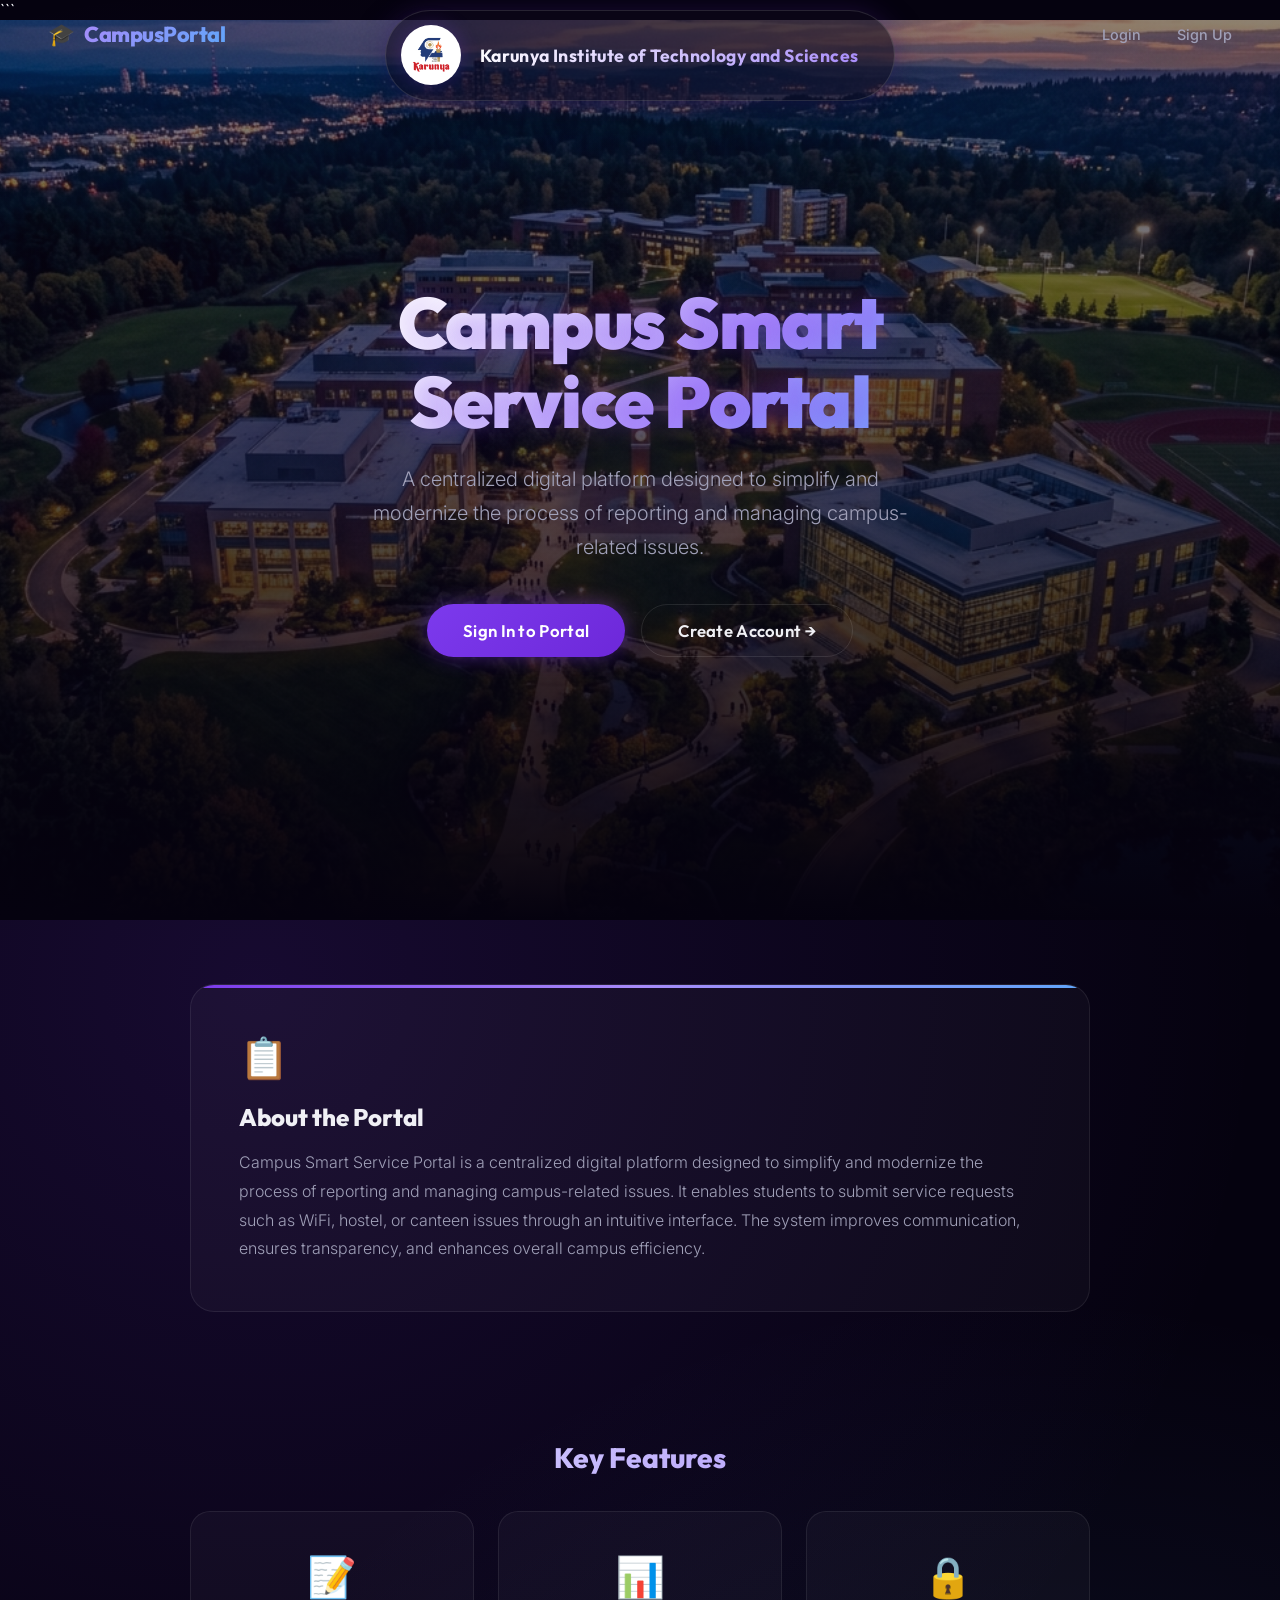
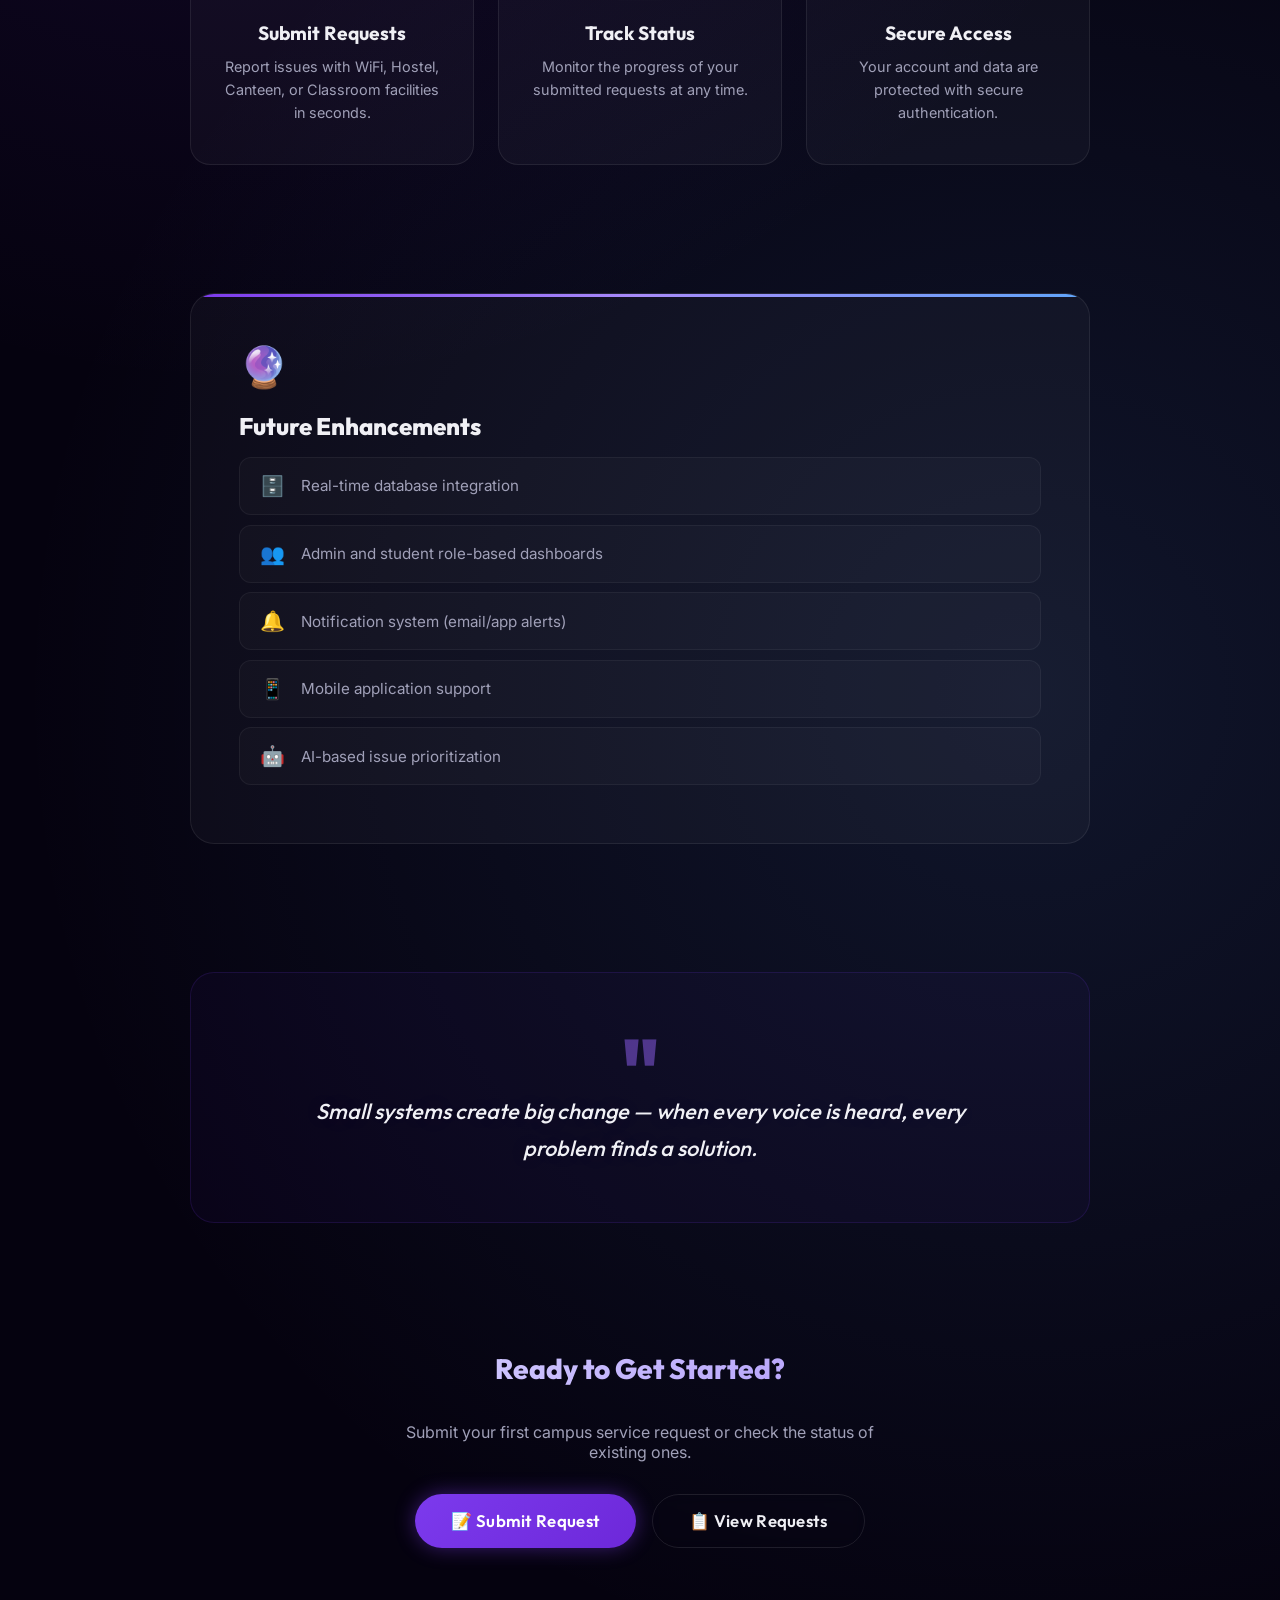
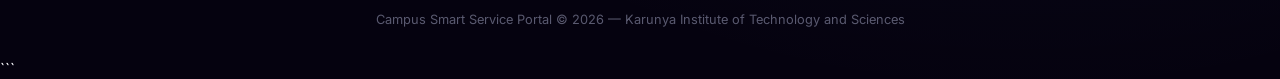
<file: index.html>
<!DOCTYPE html>

<html lang="en">

<head>
    <meta charset="UTF-8">
    <meta name="viewport" content="width=device-width, initial-scale=1.0">
    <title>Campus Smart Service Portal — Karunya Institute</title>
    <meta name="description"
        content="A centralized digital platform for reporting and managing campus-related issues at Karunya Institute of Technology and Sciences.">
    <link rel="stylesheet" href="style.css">
</head>

<body>

    ```
    <!-- ═══════ NAVBAR ═══════ -->
    <nav class="navbar" id="mainNav">
        <a href="index.html" class="logo">🎓 <span>CampusPortal</span></a>
        <ul class="nav-links">
            <li><a href="login.html">Login</a></li>
            <li><a href="signup.html">Sign Up</a></li>
        </ul>
    </nav>

    <!-- ═══════ TOP COLLEGE BRANDING ═══════ -->
    <div class="college-brand-wrapper">

        <a href="https://www.karunya.edu/" target="_blank" rel="noopener noreferrer" class="college-brand-link">

            <div class="college-brand">
                <img src="./logo.png" alt="Karunya Logo" class="college-logo">
                <span class="college-name">
                    Karunya Institute of Technology and Sciences
                </span>
            </div>

        </a>

    </div>

    <!-- ═══════ HERO SECTION ═══════ -->
    <section class="hero">
        <div class="hero-bg"></div>
        <div class="hero-overlay"></div>

        <div class="hero-content">

            <h1>Campus Smart Service Portal</h1>

            <p class="tagline">
                A centralized digital platform designed to simplify and modernize the process
                of reporting and managing campus-related issues.
            </p>

            <div class="hero-buttons">
                <a href="login.html" class="btn btn-glow">
                    Sign In to Portal
                </a>
                <a href="signup.html" class="btn btn-ghost">
                    Create Account →
                </a>
            </div>

        </div>
    </section>

    <!-- ═══════ ABOUT SECTION ═══════ -->
    <section class="home-section">
        <div class="home-container">
            <div class="content-card about-card">
                <div class="card-icon-top">📋</div>
                <h2>About the Portal</h2>
                <p>
                    Campus Smart Service Portal is a centralized digital platform designed to simplify
                    and modernize the process of reporting and managing campus-related issues. It enables
                    students to submit service requests such as WiFi, hostel, or canteen issues through
                    an intuitive interface. The system improves communication, ensures transparency, and
                    enhances overall campus efficiency.
                </p>
            </div>
        </div>
    </section>

    <!-- ═══════ FEATURES SECTION ═══════ -->
    <section class="home-section">
        <div class="home-container">
            <h2 class="section-heading">Key Features</h2>
            <div class="features-grid">
                <div class="feature-card">
                    <div class="feature-icon">📝</div>
                    <h3>Submit Requests</h3>
                    <p>Report issues with WiFi, Hostel, Canteen, or Classroom facilities in seconds.</p>
                </div>
                <div class="feature-card">
                    <div class="feature-icon">📊</div>
                    <h3>Track Status</h3>
                    <p>Monitor the progress of your submitted requests at any time.</p>
                </div>
                <div class="feature-card">
                    <div class="feature-icon">🔒</div>
                    <h3>Secure Access</h3>
                    <p>Your account and data are protected with secure authentication.</p>
                </div>
            </div>
        </div>
    </section>

    <!-- ═══════ FUTURE SCOPE SECTION ═══════ -->
    <section class="home-section">
        <div class="home-container">
            <div class="content-card future-card">
                <div class="card-icon-top">🔮</div>
                <h2>Future Enhancements</h2>
                <ul class="future-list">
                    <li><span class="list-icon">🗄️</span> Real-time database integration</li>
                    <li><span class="list-icon">👥</span> Admin and student role-based dashboards</li>
                    <li><span class="list-icon">🔔</span> Notification system (email/app alerts)</li>
                    <li><span class="list-icon">📱</span> Mobile application support</li>
                    <li><span class="list-icon">🤖</span> AI-based issue prioritization</li>
                </ul>
            </div>
        </div>
    </section>

    <!-- ═══════ QUOTE SECTION ═══════ -->
    <section class="home-section">
        <div class="home-container">
            <div class="quote-card">
                <div class="quote-mark">"</div>
                <blockquote>
                    Small systems create big change — when every voice is heard,
                    every problem finds a solution.
                </blockquote>
            </div>
        </div>
    </section>

    <!-- ═══════ CTA SECTION ═══════ -->
    <section class="home-section cta-section">
        <div class="home-container" style="text-align: center;">
            <h2 class="section-heading">Ready to Get Started?</h2>
            <p
                style="color: var(--text-secondary); margin-bottom: 2rem; max-width: 500px; margin-left: auto; margin-right: auto;">
                Submit your first campus service request or check the status of existing ones.
            </p>
            <div class="hero-buttons">
                <a href="submit.html" class="btn btn-glow">📝 Submit Request</a>
                <a href="view.html" class="btn btn-ghost">📋 View Requests</a>
            </div>
        </div>
    </section>

    <!-- ═══════ FOOTER ═══════ -->
    <footer class="footer">
        Campus Smart Service Portal &copy; 2026 — Karunya Institute of Technology and Sciences
    </footer>
    ```

</body>

</html>
</file>
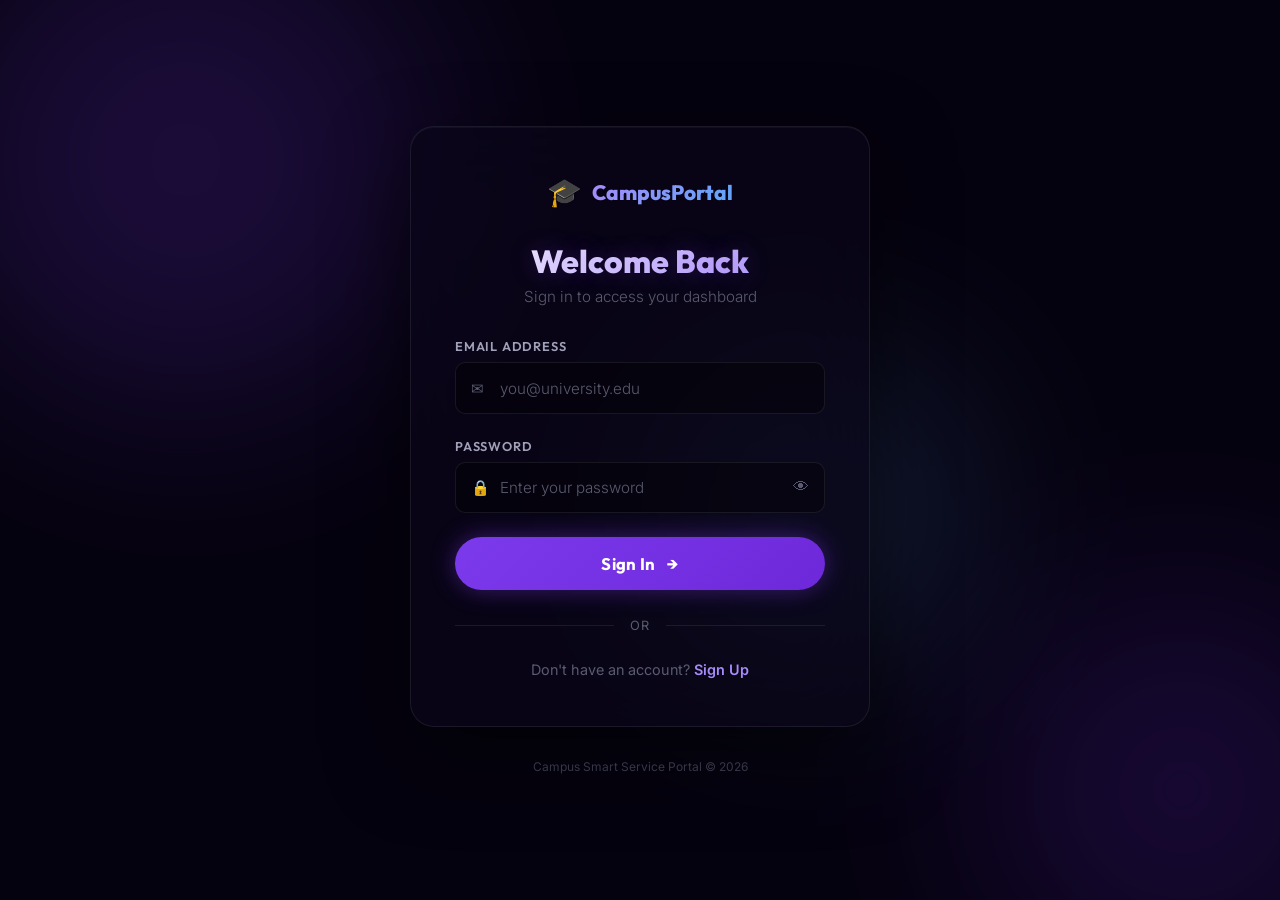
<file: dashboard.html>
<!DOCTYPE html>
<html lang="en">
<head>
    <meta charset="UTF-8">
    <meta name="viewport" content="width=device-width, initial-scale=1.0">
    <title>Dashboard — Campus Smart Service Portal</title>
    <meta name="description" content="Your Campus Smart Service Portal dashboard.">
    <link rel="stylesheet" href="style.css">
</head>
<body>

    <!-- ═══════ NAVBAR ═══════ -->
    <nav class="navbar scrolled" id="mainNav">
        <a href="dashboard.html" class="logo">🎓 <span>CampusPortal</span></a>
        <ul class="nav-links">
            <li><a href="submit.html">Submit</a></li>
            <li><a href="view.html">Requests</a></li>
            <li><a href="#" id="logoutLink" class="nav-logout">Logout</a></li>
        </ul>
    </nav>

    <!-- ═══════ DASHBOARD ═══════ -->
    <div class="page-wrapper">
        <div class="dashboard-container">

            <!-- Welcome Section -->
            <div class="welcome-section">
                <div class="welcome-avatar" id="userAvatar">R</div>
                <div class="welcome-text">
                    <h1 id="welcomeHeading">Welcome back!</h1>
                    <p class="welcome-sub">Here's your campus service portal dashboard.</p>
                </div>
            </div>

            <!-- Stats Row -->
            <div class="stats-row">
                <div class="stat-card">
                    <div class="stat-icon">📝</div>
                    <div class="stat-info">
                        <span class="stat-number" id="totalRequests">0</span>
                        <span class="stat-label">Total Requests</span>
                    </div>
                </div>
                <div class="stat-card">
                    <div class="stat-icon">📊</div>
                    <div class="stat-info">
                        <span class="stat-number" id="categoriesUsed">0</span>
                        <span class="stat-label">Categories</span>
                    </div>
                </div>
                <div class="stat-card">
                    <div class="stat-icon">✅</div>
                    <div class="stat-info">
                        <span class="stat-number">Active</span>
                        <span class="stat-label">Account Status</span>
                    </div>
                </div>
            </div>

            <!-- Action Cards -->
            <h2 class="section-title">Quick Actions</h2>
            <div class="action-grid">
                <a href="submit.html" class="action-card" id="action-submit">
                    <div class="action-icon-wrap">
                        <span class="action-icon">📝</span>
                    </div>
                    <div class="action-info">
                        <h3>Submit a Request</h3>
                        <p>Report a new issue with campus facilities — WiFi, Hostel, Canteen, or Classroom.</p>
                    </div>
                    <span class="action-arrow">→</span>
                </a>

                <a href="view.html" class="action-card" id="action-view">
                    <div class="action-icon-wrap">
                        <span class="action-icon">📋</span>
                    </div>
                    <div class="action-info">
                        <h3>View All Requests</h3>
                        <p>Browse and track all your previously submitted service requests.</p>
                    </div>
                    <span class="action-arrow">→</span>
                </a>
            </div>

            <!-- Logout Button -->
            <div class="dashboard-footer">
                <button class="btn-logout" id="logoutBtn">
                    🚪 Sign Out
                </button>
            </div>

        </div>
    </div>

    <script src="auth.js"></script>
    <script src="script.js"></script>
    <script>
        // ── Auth Guard: redirect if not logged in ──
        (async function() {
            var user = localStorage.getItem('campusLoggedInUser');
            if (!user) {
                window.location.href = 'login.html';
                return;
            }
            user = JSON.parse(user);

            // Populate welcome
            document.getElementById('welcomeHeading').textContent = 'Welcome, ' + user.name + '!';
            document.getElementById('userAvatar').textContent = user.name.charAt(0).toUpperCase();

            // Populate stats from API
            try {
                const SERVER_URL = (window.location.hostname === 'localhost' || window.location.hostname === '127.0.0.1') 
                    ? 'http://localhost:3000' : 'https://campus-portal-api-qqj6.onrender.com';
                const response = await fetch(`${SERVER_URL}/api/requests`);
                if (response.ok) {
                    const requests = await response.json();
                    document.getElementById('totalRequests').textContent = requests.length;
                    
                    var cats = [];
                    requests.forEach(function(r) {
                        if (cats.indexOf(r.category) === -1) cats.push(r.category);
                    });
                    document.getElementById('categoriesUsed').textContent = cats.length;
                }
            } catch (err) {
                console.error('Could not fetch stats', err);
            }
        })();
    </script>
</body>
</html>
</file>
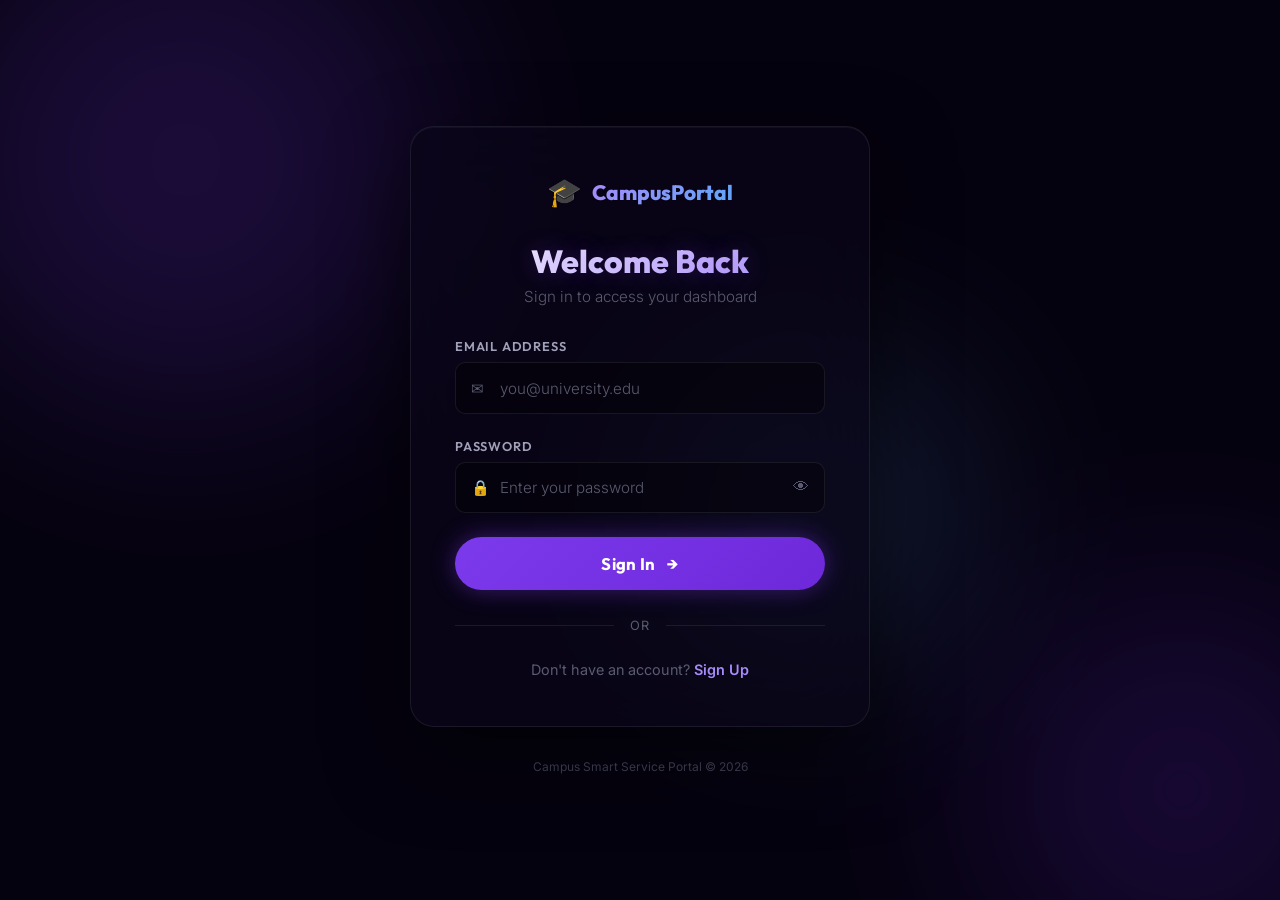
<file: login.html>
<!DOCTYPE html>
<html lang="en">
<head>
    <meta charset="UTF-8">
    <meta name="viewport" content="width=device-width, initial-scale=1.0">
    <title>Login — Campus Smart Service Portal</title>
    <meta name="description" content="Sign in to your Campus Smart Service account.">
    <link rel="stylesheet" href="style.css">
</head>
<body>

    <!-- ═══════ ANIMATED BACKGROUND ═══════ -->
    <div class="auth-bg">
        <div class="orb orb-1"></div>
        <div class="orb orb-2"></div>
        <div class="orb orb-3"></div>
    </div>

    <!-- ═══════ LOGIN CARD ═══════ -->
    <div class="auth-wrapper">
        <div class="auth-card">
            <!-- Logo -->
            <a href="index.html" class="auth-logo">
                <span class="auth-logo-icon">🎓</span>
                <span class="auth-logo-text">CampusPortal</span>
            </a>

            <!-- Header -->
            <div class="auth-header">
                <h1>Welcome Back</h1>
                <p>Sign in to access your dashboard</p>
            </div>

            <!-- Error Message -->
            <div class="auth-error" id="loginError" style="display: none;">
                <span class="error-icon">⚠️</span>
                <span id="loginErrorText">Invalid email or password.</span>
            </div>

            <!-- Form -->
            <form id="loginForm" autocomplete="off">
                <div class="auth-field">
                    <label for="loginEmail">Email Address</label>
                    <div class="input-wrapper">
                        <span class="input-icon">✉</span>
                        <input
                            type="email"
                            id="loginEmail"
                            class="auth-input"
                            placeholder="you@university.edu"
                            required
                        >
                    </div>
                </div>

                <div class="auth-field">
                    <label for="loginPassword">Password</label>
                    <div class="input-wrapper">
                        <span class="input-icon">🔒</span>
                        <input
                            type="password"
                            id="loginPassword"
                            class="auth-input"
                            placeholder="Enter your password"
                            required
                        >
                        <button type="button" class="toggle-password" onclick="togglePassword('loginPassword', this)">👁</button>
                    </div>
                </div>

                <button type="submit" class="auth-btn" id="loginBtn">
                    <span class="btn-text">Sign In</span>
                    <span class="btn-arrow">→</span>
                </button>
            </form>

            <!-- Divider -->
            <div class="auth-divider"><span>or</span></div>

            <!-- Switch Link -->
            <p class="auth-switch">
                Don't have an account? <a href="signup.html">Sign Up</a>
            </p>
        </div>

        <p class="auth-footer">Campus Smart Service Portal &copy; 2026</p>
    </div>

    <script src="auth.js"></script>
</body>
</html>
</file>
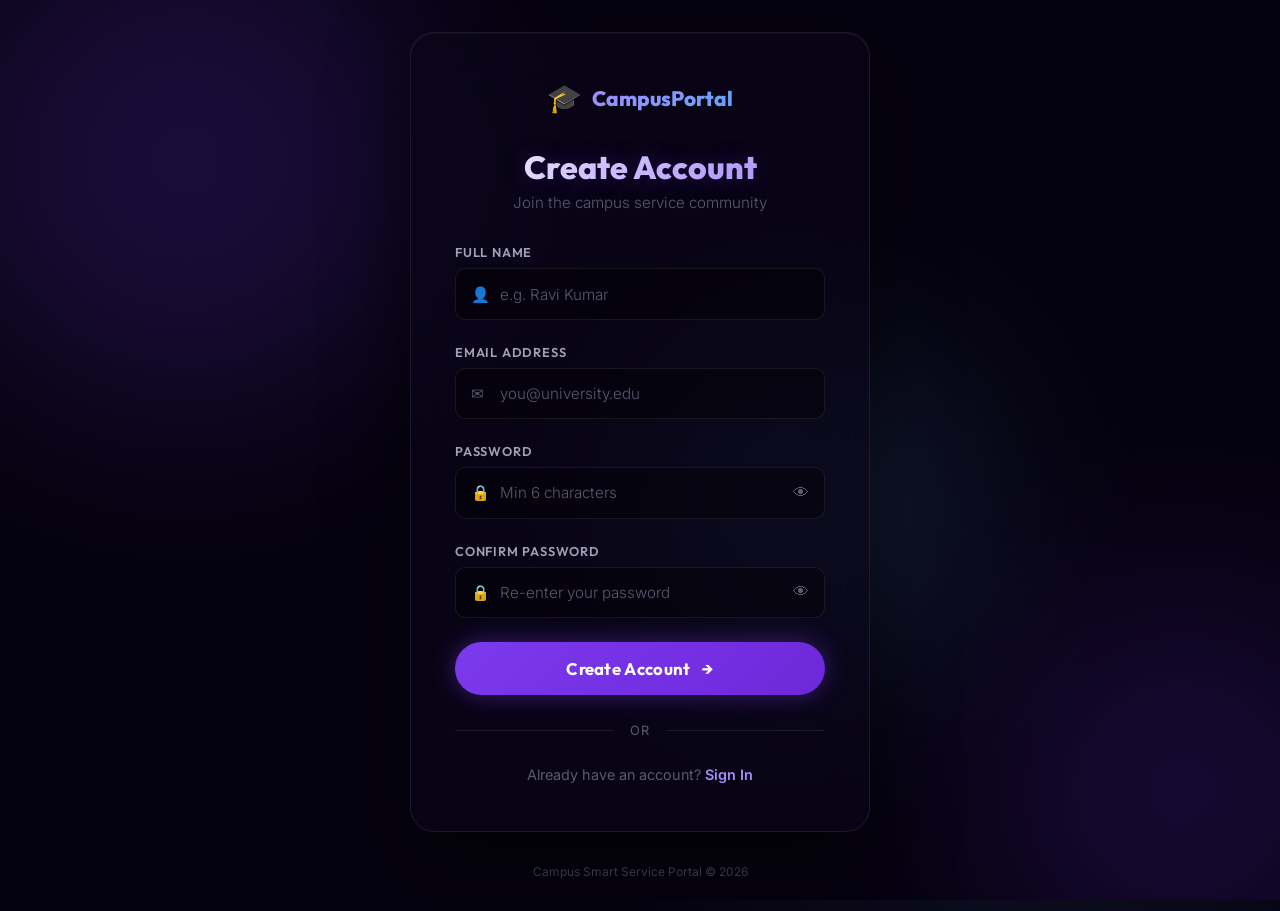
<file: signup.html>
<!DOCTYPE html>
<html lang="en">
<head>
    <meta charset="UTF-8">
    <meta name="viewport" content="width=device-width, initial-scale=1.0">
    <title>Sign Up — Campus Smart Service Portal</title>
    <meta name="description" content="Create a new Campus Smart Service Portal account.">
    <link rel="stylesheet" href="style.css">
</head>
<body>

    <!-- ═══════ ANIMATED BACKGROUND ═══════ -->
    <div class="auth-bg">
        <div class="orb orb-1"></div>
        <div class="orb orb-2"></div>
        <div class="orb orb-3"></div>
    </div>

    <!-- ═══════ SIGNUP CARD ═══════ -->
    <div class="auth-wrapper">
        <div class="auth-card">
            <!-- Logo -->
            <a href="index.html" class="auth-logo">
                <span class="auth-logo-icon">🎓</span>
                <span class="auth-logo-text">CampusPortal</span>
            </a>

            <!-- Header -->
            <div class="auth-header">
                <h1>Create Account</h1>
                <p>Join the campus service community</p>
            </div>

            <!-- Error Message -->
            <div class="auth-error" id="signupError" style="display: none;">
                <span class="error-icon">⚠️</span>
                <span id="signupErrorText">Please fix the errors below.</span>
            </div>

            <!-- Success Message -->
            <div class="auth-success" id="signupSuccess" style="display: none;">
                <span>✅ Account created! Redirecting to login…</span>
            </div>

            <!-- Form -->
            <form id="signupForm" autocomplete="off">
                <div class="auth-field">
                    <label for="signupName">Full Name</label>
                    <div class="input-wrapper">
                        <span class="input-icon">👤</span>
                        <input type="text" id="signupName" class="auth-input" placeholder="e.g. Ravi Kumar" required>
                    </div>
                </div>

                <div class="auth-field">
                    <label for="signupEmail">Email Address</label>
                    <div class="input-wrapper">
                        <span class="input-icon">✉</span>
                        <input type="email" id="signupEmail" class="auth-input" placeholder="you@university.edu" required>
                    </div>
                </div>

                <div class="auth-field">
                    <label for="signupPassword">Password</label>
                    <div class="input-wrapper">
                        <span class="input-icon">🔒</span>
                        <input type="password" id="signupPassword" class="auth-input" placeholder="Min 6 characters" required minlength="6">
                        <button type="button" class="toggle-password" onclick="togglePassword('signupPassword', this)">👁</button>
                    </div>
                </div>

                <div class="auth-field">
                    <label for="signupConfirm">Confirm Password</label>
                    <div class="input-wrapper">
                        <span class="input-icon">🔒</span>
                        <input type="password" id="signupConfirm" class="auth-input" placeholder="Re-enter your password" required minlength="6">
                        <button type="button" class="toggle-password" onclick="togglePassword('signupConfirm', this)">👁</button>
                    </div>
                </div>

                <button type="submit" class="auth-btn" id="signupBtn">
                    <span class="btn-text">Create Account</span>
                    <span class="btn-arrow">→</span>
                </button>
            </form>

            <!-- Divider -->
            <div class="auth-divider"><span>or</span></div>

            <!-- Switch Link -->
            <p class="auth-switch">
                Already have an account? <a href="login.html">Sign In</a>
            </p>
        </div>

        <p class="auth-footer">Campus Smart Service Portal &copy; 2026</p>
    </div>

    <script src="auth.js"></script>
</body>
</html>
</file>
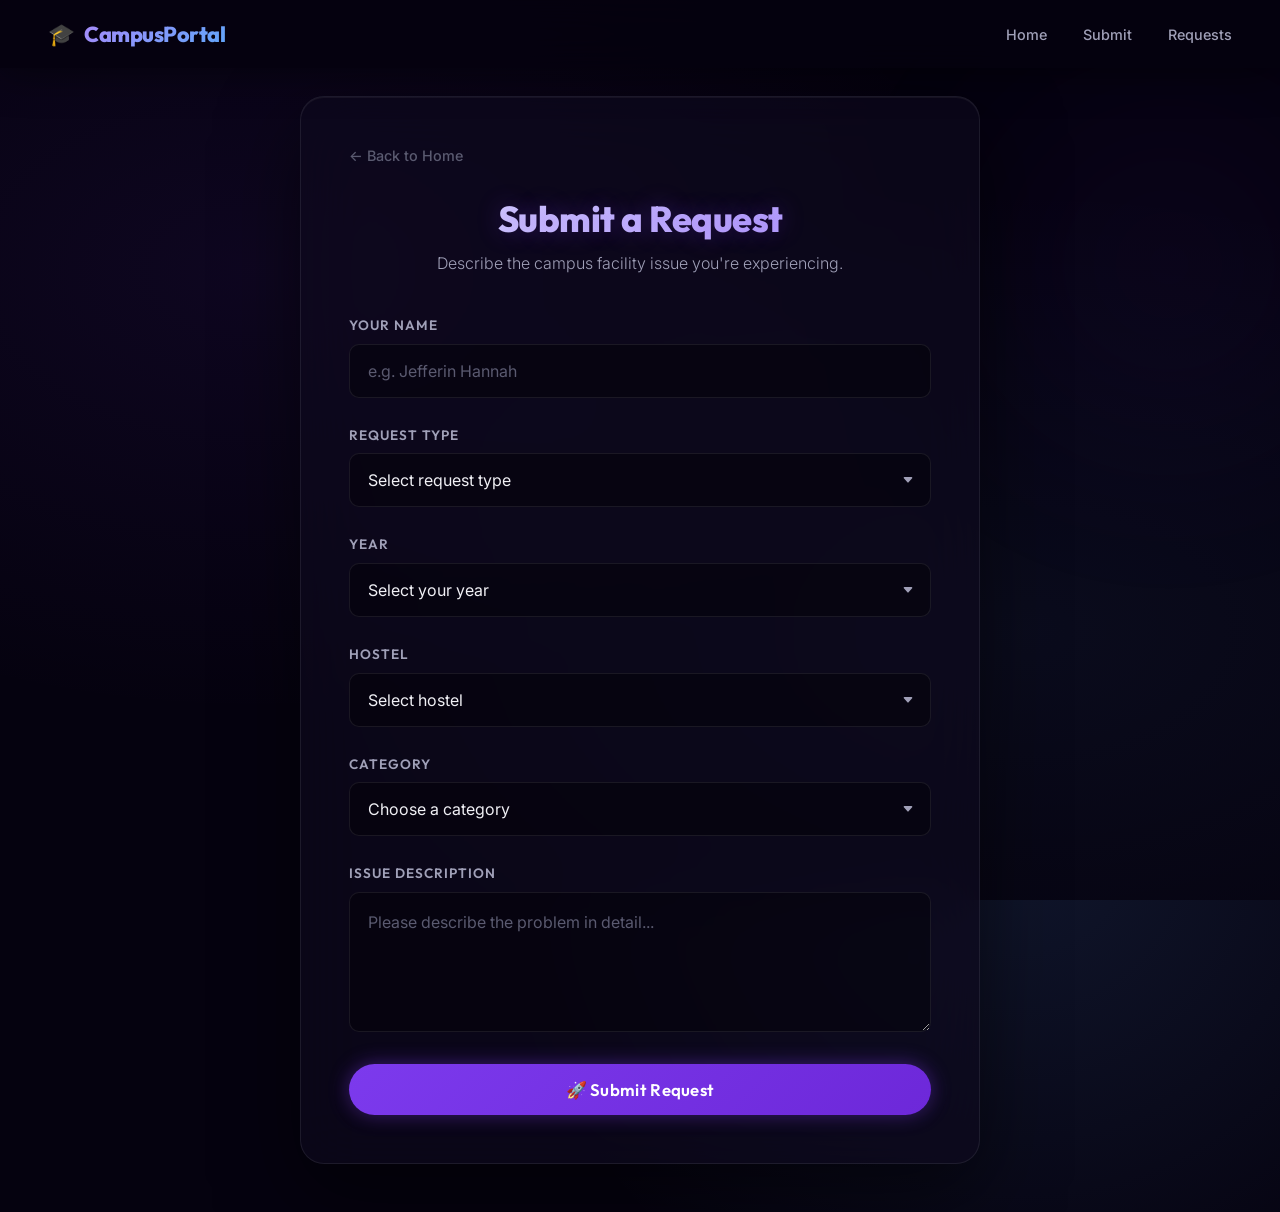
<file: submit.html>
<!DOCTYPE html>
<html lang="en">

<head>
    <meta charset="UTF-8">
    <meta name="viewport" content="width=device-width, initial-scale=1.0">
    <title>Submit Request — Campus Smart Service Portal</title>
    <meta name="description" content="Submit a campus facility service request.">
    <link rel="stylesheet" href="style.css">
</head>

<body>

    <!-- ═══════ NAVBAR ═══════ -->
    <nav class="navbar scrolled" id="mainNav">
        <a href="index.html" class="logo">🎓 <span>CampusPortal</span></a>
        <ul class="nav-links">
            <li><a href="index.html">Home</a></li>
            <li><a href="submit.html">Submit</a></li>
            <li><a href="view.html">Requests</a></li>
        </ul>
    </nav>

    <!-- ═══════ PAGE CONTENT ═══════ -->
    <div class="page-wrapper">
        <div class="glass-card">
            <a href="index.html" class="back-link" id="back-home">← Back to Home</a>

            <header class="page-header">
                <h1>Submit a Request</h1>
                <p class="subtitle">Describe the campus facility issue you're experiencing.</p>
            </header>

            <form id="requestForm" enctype="multipart/form-data" autocomplete="off">
                <div class="form-group">
                    <label for="name">Your Name</label>
                    <input type="text" id="name" name="name" class="form-control" placeholder="e.g. Jefferin Hannah"
                        required>
                </div>
                <div class="form-group">
                    <label for="type">Request Type</label>
                    <select id="type" name="type" class="form-control" required>
                        <option value="" disabled selected>Select request type</option>
                        <option value="complaint">Complaint (Something is wrong)</option>
                        <option value="improvement">Improvement Suggestion</option>
                        <option value="maintenance">Maintenance Request</option>
                    </select>
                </div>
                <div class="form-group">
                    <label for="year">Year</label>
                    <select id="year" name="year" class="form-control" required>
                        <option value="" disabled selected>Select your year</option>
                        <option value="1">1st Year</option>
                        <option value="2">2nd Year</option>
                        <option value="3">3rd Year</option>
                        <option value="4">4th Year</option>
                    </select>
                </div>
                <div class="form-group">
                    <label for="hostel">Hostel</label>
                    <select id="hostel" name="hostel" class="form-control" required>
                        <option value="" disabled selected>Select hostel</option>
                    </select>
                </div>
                <div class="form-group">
                    <label for="category">Category</label>
                    <select id="category" name="category" class="form-control" required>
                        <option value="" disabled selected>Choose a category</option>
                        <option value="WiFi">WiFi / Internet</option>
                        <option value="Hostel">Hostel</option>
                        <option value="Mess">Mess / Food</option>
                        <option value="Gym">Gym</option>
                        <option value="Laundry">Laundry</option>
                        <option value="Hospital">Hospital / Medical</option>
                        <option value="Canteen">Canteen</option>
                        <option value="Classroom">Classroom</option>
                        <option value="Washroom">Washroom / Sanitation</option>
                        <option value="Electricity">Electricity / Lights</option>
                        <option value="Cleanliness">Cleanliness</option>
                        <option value="Security">Security</option>
                        <option value="Transport">Transport</option>
                        <option value="Ragging">Ragging / Harassment</option>
                        <option value="Other">Other</option>

                    </select>
                </div>

                <div class="form-group">
                    <label for="issue">Issue Description</label>
                    <textarea id="issue" name="issue" class="form-control"
                        placeholder="Please describe the problem in detail..." required></textarea>
                </div>

                <div class="form-group">
                    <label for="evidence">Upload Evidence (Optional)</label>
                    <input type="file" id="evidence" name="evidence" class="form-control" accept="image/*">
                    <small style="color: #aaa;">
                        You can upload a photo as proof (optional)
                    </small>
                </div>

                <button type="submit" class="btn btn-glow" id="submitBtn" style="width: 100%;">
                    🚀 Submit Request
                </button>
            </form>
        </div>
    </div>

    <script src="script.js"></script>
</body>

</html>
</file>
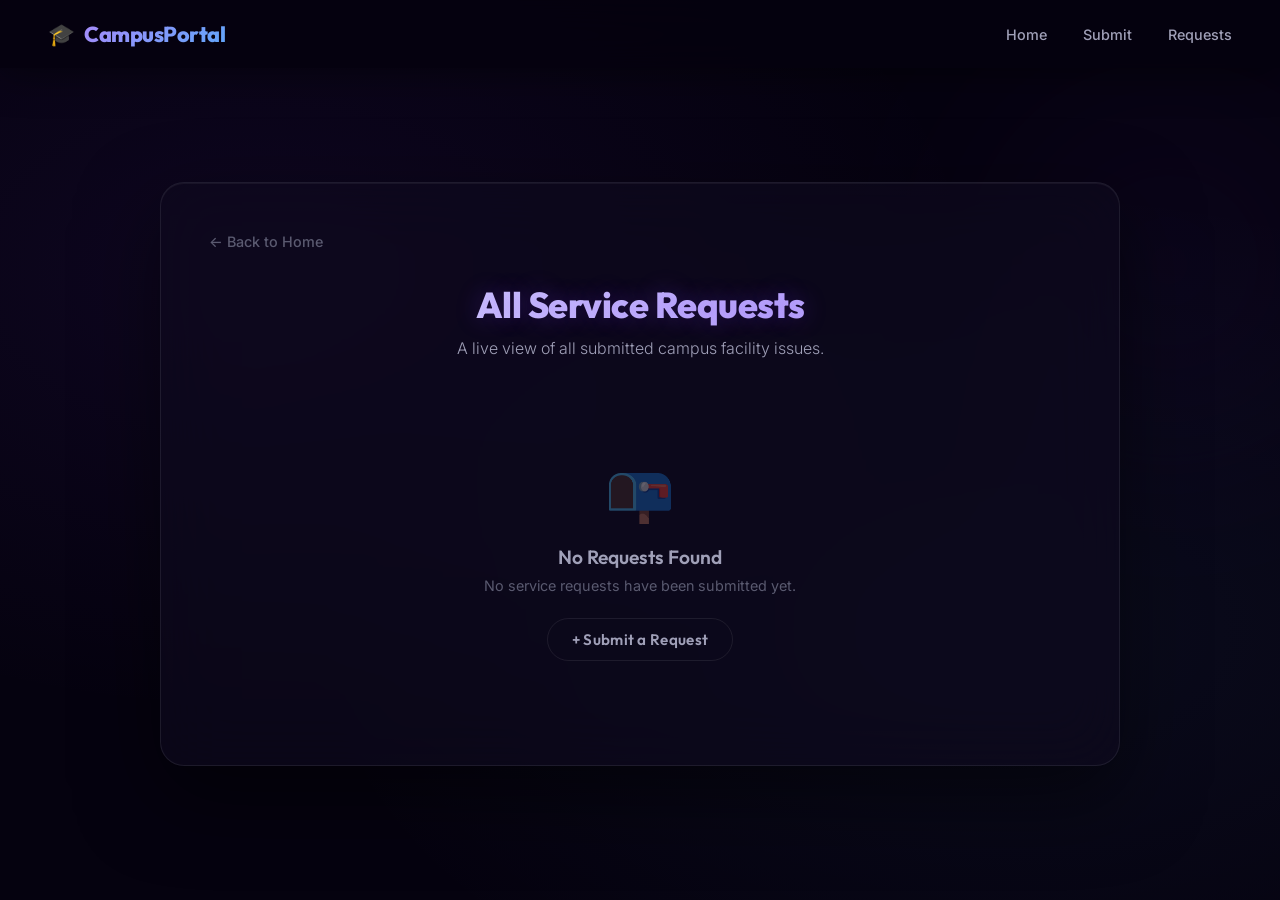
<file: view.html>
<!DOCTYPE html>
<html lang="en">
<head>
    <meta charset="UTF-8">
    <meta name="viewport" content="width=device-width, initial-scale=1.0">
    <title>View Requests — Campus Smart Service Portal</title>
    <meta name="description" content="View all submitted campus service requests.">
    <link rel="stylesheet" href="style.css">
</head>
<body>

    <!-- ═══════ NAVBAR ═══════ -->
    <nav class="navbar scrolled" id="mainNav">
        <a href="index.html" class="logo">🎓 <span>CampusPortal</span></a>
        <ul class="nav-links">
            <li><a href="index.html">Home</a></li>
            <li><a href="submit.html">Submit</a></li>
            <li><a href="view.html">Requests</a></li>
        </ul>
    </nav>

    <!-- ═══════ PAGE CONTENT ═══════ -->
    <div class="page-wrapper">
        <div class="glass-card wide">
            <a href="index.html" class="back-link" id="back-home">← Back to Home</a>

            <header class="page-header">
                <h1>All Service Requests</h1>
                <p class="subtitle">A live view of all submitted campus facility issues.</p>
            </header>

            <!-- Data Table -->
            <div class="table-wrap" id="tableWrap">
                <table class="table" id="requestsTable">
                    <thead>
                        <tr>
                            <th>#</th>
                            <th>Name</th>
                            <th>Category</th>
                            <th>Issue</th>
                        </tr>
                    </thead>
                    <tbody id="requestsBody">
                        <!-- Rows dynamically injected by script.js -->
                    </tbody>
                </table>
            </div>

            <!-- Empty state -->
            <div id="emptyState" class="empty-state" style="display: none;">
                <div class="icon">📭</div>
                <h3>No Requests Found</h3>
                <p>No service requests have been submitted yet.</p>
                <a href="submit.html" class="btn btn-outline-sm">+ Submit a Request</a>
            </div>
        </div>
    </div>

    <script src="script.js"></script>
</body>
</html>
</file>
<file: style.css>
@import url('https://fonts.googleapis.com/css2?family=Outfit:wght@300;400;500;600;700;800;900&family=Inter:wght@300;400;500;600&display=swap');

:root {
  --primary: #7c3aed;
  --primary-glow: rgba(124, 58, 237, 0.45);
  --accent: #a78bfa;
  --accent-alt: #60a5fa;
  --bg-dark: #05020f;
  --bg-card: rgba(255, 255, 255, 0.04);
  --bg-card-hover: rgba(255, 255, 255, 0.07);
  --border: rgba(255, 255, 255, 0.08);
  --border-focus: rgba(124, 58, 237, 0.6);
  --text: #f0f0f5;
  --text-secondary: #a0a0b8;
  --text-dim: #5a5a70;
  --surface-glass: rgba(15, 10, 30, 0.65);
  --white-10: rgba(255, 255, 255, 0.1);
  --white-05: rgba(255, 255, 255, 0.05);
  --radius: 16px;
  --radius-sm: 10px;
  --transition: 0.35s cubic-bezier(0.25, 0.8, 0.25, 1);
}

*,
*::before,
*::after {
  margin: 0;
  padding: 0;
  box-sizing: border-box;
}

html {
  scroll-behavior: smooth;
}

body {
  font-family: 'Inter', sans-serif;
  color: var(--text);
  background: var(--bg-dark);
  overflow-x: hidden;
  -webkit-font-smoothing: antialiased;
}

h1,
h2,
h3,
h4,
h5,
h6 {
  font-family: 'Outfit', sans-serif;
}

a {
  color: inherit;
  text-decoration: none;
}

img {
  max-width: 100%;
  display: block;
}

/* NAVBAR */
.navbar {
  position: fixed;
  top: 0;
  left: 0;
  width: 100%;
  z-index: 100;
  padding: 1.25rem 3rem;
  display: flex;
  align-items: center;
  justify-content: space-between;
  transition: background 0.4s ease, box-shadow 0.4s ease;
}

.navbar.scrolled {
  background: rgba(5, 2, 15, 0.85);
  backdrop-filter: blur(20px);
  -webkit-backdrop-filter: blur(20px);
  box-shadow: 0 2px 40px rgba(0, 0, 0, 0.5);
}

.navbar .logo {
  font-family: 'Outfit', sans-serif;
  font-weight: 800;
  font-size: 1.35rem;
  letter-spacing: -0.5px;
  display: flex;
  align-items: center;
  gap: 0.6rem;
}

.navbar .logo span {
  background: linear-gradient(135deg, var(--accent), var(--accent-alt));
  -webkit-background-clip: text;
  -webkit-text-fill-color: transparent;
  background-clip: text;
}

.nav-links {
  list-style: none;
  display: flex;
  gap: 2.25rem;
  align-items: center;
}

.nav-links a {
  font-size: 0.9rem;
  font-weight: 500;
  color: var(--text-secondary);
  transition: color var(--transition);
  position: relative;
}

.nav-links a::after {
  content: '';
  position: absolute;
  bottom: -4px;
  left: 0;
  width: 0;
  height: 2px;
  background: var(--accent);
  border-radius: 2px;
  transition: width var(--transition);
}

.nav-links a:hover {
  color: var(--text);
}

.nav-links a:hover::after {
  width: 100%;
}

/* HERO SECTION */
.hero {
  position: relative;
  width: 100%;
  min-height: 100vh;
  display: flex;
  align-items: center;
  justify-content: center;
  text-align: center;
  overflow: hidden;
}

.hero-bg {
  position: absolute;
  inset: 0;
  background: url('hero-bg.png') center/cover no-repeat;
  z-index: 0;
  transform: scale(1.05);
  animation: heroZoom 20s ease-in-out infinite alternate;
}

@keyframes heroZoom {
  0% {
    transform: scale(1.05);
  }

  100% {
    transform: scale(1.12);
  }
}

.hero-overlay {
  position: absolute;
  inset: 0;
  background: linear-gradient(180deg, rgba(5, 2, 15, 0.45) 0%, rgba(5, 2, 15, 0.7) 60%, var(--bg-dark) 100%), radial-gradient(ellipse at 30% 50%, rgba(124, 58, 237, 0.12) 0%, transparent 60%), radial-gradient(ellipse at 70% 40%, rgba(96, 165, 250, 0.08) 0%, transparent 50%);
  z-index: 1;
}

.hero-content {
  position: relative;
  z-index: 2;
  max-width: 800px;
  padding: 2rem;
  animation: fadeRise 1s ease-out 0.3s both;
}

@keyframes fadeRise {
  from {
    opacity: 0;
    transform: translateY(40px);
  }

  to {
    opacity: 1;
    transform: translateY(0);
  }
}

.hero-content h1 {
  font-size: clamp(2.5rem, 6vw, 4.5rem);
  font-weight: 900;
  line-height: 1.1;
  letter-spacing: -1.5px;
  margin-bottom: 1.25rem;
  background: linear-gradient(135deg, #ffffff 20%, var(--accent) 60%, var(--accent-alt) 100%);
  -webkit-background-clip: text;
  -webkit-text-fill-color: transparent;
  background-clip: text;
}

.hero-content .tagline {
  font-size: clamp(1rem, 2vw, 1.25rem);
  color: var(--text-secondary);
  line-height: 1.7;
  max-width: 560px;
  margin: 0 auto 2.5rem;
  font-weight: 300;
}

.hero-buttons {
  display: flex;
  gap: 1rem;
  justify-content: center;
  flex-wrap: wrap;
}

/* BUTTONS */
.btn {
  display: inline-flex;
  align-items: center;
  justify-content: center;
  gap: 0.6rem;
  padding: 0.95rem 2.25rem;
  font-family: 'Outfit', sans-serif;
  font-size: 1.05rem;
  font-weight: 600;
  border: none;
  border-radius: 50px;
  cursor: pointer;
  transition: all var(--transition);
  position: relative;
  overflow: hidden;
  letter-spacing: 0.3px;
}

.btn-glow {
  background: linear-gradient(135deg, var(--primary), #6d28d9);
  color: white;
  box-shadow: 0 0 20px var(--primary-glow), 0 4px 15px rgba(0, 0, 0, 0.3);
}

.btn-glow:hover {
  transform: translateY(-3px) scale(1.03);
  box-shadow: 0 0 35px var(--primary-glow), 0 8px 30px rgba(0, 0, 0, 0.4);
}

.btn-glow:active {
  transform: translateY(0) scale(1);
}

.btn-ghost {
  background: transparent;
  color: var(--text);
  border: 1px solid var(--white-10);
  backdrop-filter: blur(5px);
}

.btn-ghost:hover {
  background: var(--white-10);
  border-color: rgba(255, 255, 255, 0.25);
  transform: translateY(-3px);
}

.btn-outline-sm {
  background: transparent;
  color: var(--text-secondary);
  border: 1px solid var(--border);
  padding: 0.7rem 1.5rem;
  font-size: 0.95rem;
  border-radius: 50px;
}

.btn-outline-sm:hover {
  color: var(--text);
  border-color: var(--accent);
  background: rgba(167, 139, 250, 0.08);
  transform: translateY(-2px);
}

/* PAGE WRAPPER */
.page-wrapper {
  min-height: 100vh;
  display: flex;
  flex-direction: column;
  align-items: center;
  justify-content: center;
  padding: 6rem 2rem 3rem;
  position: relative;
}

.page-wrapper::before {
  content: '';
  position: fixed;
  inset: 0;
  background: radial-gradient(ellipse at 20% 30%, rgba(124, 58, 237, 0.08) 0%, transparent 50%), radial-gradient(ellipse at 80% 70%, rgba(96, 165, 250, 0.06) 0%, transparent 50%), radial-gradient(ellipse at 50% 50%, rgba(5, 2, 15, 1) 0%, var(--bg-dark) 100%);
  z-index: -1;
}

.page-wrapper::after {
  content: '';
  position: fixed;
  width: 350px;
  height: 350px;
  border-radius: 50%;
  background: var(--primary);
  filter: blur(120px);
  opacity: 0.06;
  top: 10%;
  right: -5%;
  z-index: -1;
  animation: drift 12s ease-in-out infinite alternate;
}

@keyframes drift {
  0% {
    transform: translate(0, 0);
  }

  100% {
    transform: translate(-40px, 30px);
  }
}

/* GLASS CARD */
.glass-card {
  background: var(--surface-glass);
  backdrop-filter: blur(30px);
  -webkit-backdrop-filter: blur(30px);
  border: 1px solid var(--border);
  border-radius: 24px;
  padding: 3rem;
  width: 100%;
  max-width: 680px;
  box-shadow: 0 30px 80px rgba(0, 0, 0, 0.5), inset 0 1px 0 rgba(255, 255, 255, 0.05);
  animation: cardEnter 0.7s ease-out both;
}

.glass-card.wide {
  max-width: 960px;
}

@keyframes cardEnter {
  from {
    opacity: 0;
    transform: translateY(35px) scale(0.98);
  }

  to {
    opacity: 1;
    transform: translateY(0) scale(1);
  }
}

/* BACK LINK */
.back-link {
  display: inline-flex;
  align-items: center;
  gap: 0.5rem;
  color: var(--text-dim);
  font-weight: 500;
  font-size: 0.9rem;
  margin-bottom: 2rem;
  transition: all var(--transition);
}

.back-link:hover {
  color: var(--accent);
  transform: translateX(-4px);
}

/* PAGE HEADER */
.page-header {
  text-align: center;
  margin-bottom: 2.5rem;
}

.page-header h1 {
  font-size: 2.25rem;
  font-weight: 800;
  letter-spacing: -0.5px;
  background: linear-gradient(135deg, #e0e0ff, var(--accent));
  -webkit-background-clip: text;
  -webkit-text-fill-color: transparent;
  background-clip: text;
  margin-bottom: 0.6rem;
}

.page-header .subtitle {
  color: var(--text-secondary);
  font-size: 1rem;
  font-weight: 300;
  line-height: 1.6;
}

/* FORM STYLES */
.form-group {
  margin-bottom: 1.75rem;
}

.form-group label {
  display: block;
  font-family: 'Outfit', sans-serif;
  font-weight: 600;
  font-size: 0.85rem;
  text-transform: uppercase;
  letter-spacing: 1px;
  color: var(--text-secondary);
  margin-bottom: 0.6rem;
}

.form-control {
  width: 100%;
  padding: 1rem 1.15rem;
  background: rgba(0, 0, 0, 0.35);
  border: 1px solid var(--border);
  border-radius: var(--radius-sm);
  color: var(--text);
  font-family: 'Inter', sans-serif;
  font-size: 1rem;
  transition: all var(--transition);
  appearance: none;
  -webkit-appearance: none;
}

.form-control:focus {
  outline: none;
  border-color: var(--border-focus);
  box-shadow: 0 0 0 4px rgba(124, 58, 237, 0.12), 0 0 20px rgba(124, 58, 237, 0.08);
  background: rgba(0, 0, 0, 0.45);
}

.form-control::placeholder {
  color: var(--text-dim);
}

select.form-control {
  cursor: pointer;
  background-image: url("data:image/svg+xml,%3Csvg xmlns='http://www.w3.org/2000/svg' width='12' height='12' fill='%23a0a0b8' viewBox='0 0 16 16'%3E%3Cpath d='M7.247 11.14 2.451 5.658C1.885 5.013 2.345 4 3.204 4h9.592a1 1 0 0 1 .753 1.659l-4.796 5.48a1 1 0 0 1-1.506 0z'/%3E%3C/svg%3E");
  background-repeat: no-repeat;
  background-position: right 1rem center;
  padding-right: 2.5rem;
}

select.form-control option {
  background: #0a0518;
  color: var(--text);
}

textarea.form-control {
  resize: vertical;
  min-height: 140px;
  line-height: 1.65;
}

/* TABLE */
.table-wrap {
  overflow-x: auto;
  border-radius: var(--radius);
  border: 1px solid var(--border);
  background: rgba(0, 0, 0, 0.2);
}

.table {
  width: 100%;
  border-collapse: collapse;
}

.table thead th {
  padding: 1.1rem 1.25rem;
  text-align: left;
  font-family: 'Outfit', sans-serif;
  font-size: 0.78rem;
  font-weight: 700;
  text-transform: uppercase;
  letter-spacing: 1.2px;
  color: var(--text-dim);
  background: rgba(0, 0, 0, 0.35);
  border-bottom: 1px solid var(--border);
}

.table tbody td {
  padding: 1.1rem 1.25rem;
  font-size: 0.95rem;
  color: var(--text-secondary);
  border-bottom: 1px solid rgba(255, 255, 255, 0.03);
}

.table tbody tr:last-child td {
  border-bottom: none;
}

.table tbody tr:nth-child(odd) {
  background: rgba(255, 255, 255, 0.015);
}

.table tbody tr:nth-child(even) {
  background: rgba(124, 58, 237, 0.025);
}

.table tbody tr {
  transition: background var(--transition);
}

.table tbody tr:hover {
  background: rgba(124, 58, 237, 0.07);
}

.badge {
  display: inline-block;
  padding: 0.3rem 0.8rem;
  border-radius: 99px;
  font-size: 0.78rem;
  font-weight: 600;
  letter-spacing: 0.3px;
}

.badge-wifi {
  background: rgba(56, 189, 248, 0.12);
  color: #38bdf8;
  border: 1px solid rgba(56, 189, 248, 0.25);
}

.badge-hostel {
  background: rgba(251, 191, 36, 0.12);
  color: #fbbf24;
  border: 1px solid rgba(251, 191, 36, 0.25);
}

.badge-canteen {
  background: rgba(52, 211, 153, 0.12);
  color: #34d399;
  border: 1px solid rgba(52, 211, 153, 0.25);
}

.badge-classroom {
  background: rgba(248, 113, 113, 0.12);
  color: #f87171;
  border: 1px solid rgba(248, 113, 113, 0.25);
}

/* EMPTY STATE */
.empty-state {
  text-align: center;
  padding: 3.5rem 1rem;
  color: var(--text-dim);
}

.empty-state .icon {
  font-size: 3.5rem;
  margin-bottom: 1.2rem;
  opacity: 0.35;
}

.empty-state h3 {
  font-size: 1.2rem;
  color: var(--text-secondary);
  margin-bottom: 0.5rem;
  font-weight: 600;
}

.empty-state p {
  font-size: 0.9rem;
  margin-bottom: 1.5rem;
}

/* TOAST */
.toast {
  position: fixed;
  bottom: 2rem;
  right: 2rem;
  padding: 1rem 1.5rem;
  background: rgba(52, 211, 153, 0.1);
  border: 1px solid rgba(52, 211, 153, 0.35);
  color: #34d399;
  border-radius: var(--radius-sm);
  font-family: 'Outfit', sans-serif;
  font-weight: 600;
  font-size: 0.95rem;
  backdrop-filter: blur(15px);
  display: flex;
  align-items: center;
  gap: 0.6rem;
  z-index: 1000;
  animation: toastSlide 0.4s ease-out, toastFade 0.4s ease-in 2.6s forwards;
  box-shadow: 0 10px 40px rgba(0, 0, 0, 0.4);
}

@keyframes toastSlide {
  from {
    opacity: 0;
    transform: translateY(20px) scale(0.95);
  }

  to {
    opacity: 1;
    transform: translateY(0) scale(1);
  }
}

@keyframes toastFade {
  from {
    opacity: 1;
  }

  to {
    opacity: 0;
    transform: translateY(15px);
  }
}

/* FOOTER */
.footer {
  text-align: center;
  padding: 2rem;
  color: var(--text-dim);
  font-size: 0.8rem;
}

/* UTILITIES */
.mt-2 {
  margin-top: 1rem;
}

.mt-3 {
  margin-top: 1.5rem;
}

.mt-4 {
  margin-top: 2rem;
}

/* COLLEGE BRANDING (TOP CENTER — FIXED + PREMIUM) */
.college-brand-wrapper {
  position: fixed;
  top: 10px;
  left: 0;
  width: 100%;
  z-index: 9999;

  display: flex;
  justify-content: center;

  animation: fadeRise 0.8s ease-out 0.15s both;
}

.college-brand-link {
  text-decoration: none;
  display: inline-block;
  border-radius: 60px;
  transition: transform 0.35s ease, box-shadow 0.35s ease;
}

.college-brand {
  display: inline-flex;
  align-items: center;
  gap: 1.2rem;
  padding: 0.9rem 2.2rem 0.9rem 0.9rem;

  background: rgba(15, 10, 30, 0.55);
  border: 1px solid rgba(255, 255, 255, 0.12);
  border-radius: 60px;

  backdrop-filter: blur(22px);
  -webkit-backdrop-filter: blur(22px);

  box-shadow:
    0 0 25px rgba(124, 58, 237, 0.18),
    0 10px 35px rgba(0, 0, 0, 0.4);

  transition: all 0.35s ease;
}

.college-logo {
  width: 60px;
  height: 60px;
  border-radius: 50%;
  object-fit: contain;

  background: white;
  padding: 6px;

  backdrop-filter: blur(10px);

  box-shadow: 0 0 20px rgba(124, 58, 237, 0.25);

  transition: transform 0.3s ease, box-shadow 0.3s ease;
}

.college-name {
  font-family: 'Outfit', sans-serif;
  font-size: 1.1rem;
  font-weight: 700;
  letter-spacing: 0.4px;

  background: linear-gradient(135deg, #ffffff, #a78bfa);
  background-clip: text;
  -webkit-background-clip: text;
  -webkit-text-fill-color: transparent;
}

/* HOVER */
.college-brand-link:hover .college-brand {
  transform: scale(1.05);
  box-shadow:
    0 0 35px rgba(124, 58, 237, 0.35),
    0 15px 50px rgba(0, 0, 0, 0.5);
}

.college-brand-link:hover .college-logo {
  transform: scale(1.08);
  box-shadow: 0 0 25px rgba(167, 139, 250, 0.45);
}

/* RESPONSIVE */
@media (max-width: 768px) {
  .college-brand {
    padding: 0.7rem 1.5rem;
    gap: 0.8rem;
  }

  .college-logo {
    width: 48px;
    height: 48px;
  }

  .college-name {
    font-size: 0.85rem;
  }
}

@media (max-width: 480px) {
  .college-brand {
    flex-direction: column;
    text-align: center;
  }

  .college-name {
    font-size: 0.75rem;
  }
}


/* HOME PAGE SECTIONS */
.home-section {
  padding: 4rem 2rem;
  position: relative;
  z-index: 1;
}

.home-container {
  max-width: 900px;
  margin: 0 auto;
}

.section-heading {
  font-family: 'Outfit', sans-serif;
  font-size: 1.75rem;
  font-weight: 800;
  text-align: center;
  margin-bottom: 2.25rem;
  background: linear-gradient(135deg, #e0e0ff, var(--accent));
  -webkit-background-clip: text;
  -webkit-text-fill-color: transparent;
  background-clip: text;
}

/* Content Card */
.content-card {
  background: rgba(255, 255, 255, 0.03);
  border: 1px solid var(--border);
  border-radius: 24px;
  padding: 3rem;
  position: relative;
  overflow: hidden;
  transition: all var(--transition);
  animation: fadeRise 0.7s ease-out both;
}

.content-card:hover {
  border-color: rgba(124, 58, 237, 0.25);
  box-shadow: 0 15px 50px rgba(0, 0, 0, 0.35);
}

.content-card::before {
  content: '';
  position: absolute;
  top: 0;
  left: 0;
  right: 0;
  height: 3px;
  background: linear-gradient(90deg, var(--primary), var(--accent), var(--accent-alt));
  border-radius: 24px 24px 0 0;
}

.card-icon-top {
  font-size: 2.5rem;
  margin-bottom: 1.25rem;
}

.content-card h2 {
  font-family: 'Outfit', sans-serif;
  font-size: 1.5rem;
  font-weight: 800;
  color: var(--text);
  margin-bottom: 1rem;
}

.content-card p {
  color: var(--text-secondary);
  font-size: 1rem;
  line-height: 1.8;
  font-weight: 300;
}

/* Future Enhancements List */
.future-list {
  list-style: none;
  padding: 0;
  margin-top: 0.5rem;
}

.future-list li {
  display: flex;
  align-items: center;
  gap: 1rem;
  padding: 1rem 1.25rem;
  margin-bottom: 0.6rem;
  background: rgba(255, 255, 255, 0.025);
  border: 1px solid rgba(255, 255, 255, 0.05);
  border-radius: 12px;
  color: var(--text-secondary);
  font-size: 0.95rem;
  transition: all var(--transition);
}

.future-list li:hover {
  background: rgba(124, 58, 237, 0.06);
  border-color: rgba(124, 58, 237, 0.2);
  transform: translateX(6px);
  color: var(--text);
}

.list-icon {
  font-size: 1.25rem;
  flex-shrink: 0;
}

/* Quote Card */
.quote-card {
  text-align: center;
  padding: 3.5rem 3rem;
  background: rgba(124, 58, 237, 0.04);
  border: 1px solid rgba(124, 58, 237, 0.15);
  border-radius: 24px;
  position: relative;
  animation: fadeRise 0.7s ease-out both;
  transition: all var(--transition);
}

.quote-card:hover {
  border-color: rgba(124, 58, 237, 0.35);
  box-shadow: 0 0 40px rgba(124, 58, 237, 0.08), 0 15px 50px rgba(0, 0, 0, 0.3);
}

.quote-mark {
  font-family: 'Outfit', sans-serif;
  font-size: 5rem;
  font-weight: 900;
  line-height: 1;
  background: linear-gradient(135deg, var(--primary), var(--accent));
  -webkit-background-clip: text;
  -webkit-text-fill-color: transparent;
  background-clip: text;
  opacity: 0.5;
  margin-bottom: -1rem;
}

.quote-card blockquote {
  font-family: 'Outfit', sans-serif;
  font-size: 1.35rem;
  font-weight: 500;
  font-style: italic;
  line-height: 1.7;
  color: var(--text);
  max-width: 650px;
  margin: 0 auto;
  text-shadow: 0 0 30px rgba(167, 139, 250, 0.12);
}

.cta-section {
  padding-bottom: 2rem;
}

/* HERO BADGE */
.hero-badge {
  display: inline-block;
  padding: 0.5rem 1.25rem;
  background: rgba(124, 58, 237, 0.15);
  border: 1px solid rgba(124, 58, 237, 0.3);
  border-radius: 50px;
  font-size: 0.85rem;
  font-weight: 600;
  color: var(--accent);
  margin-bottom: 1.5rem;
  letter-spacing: 0.5px;
  animation: fadeRise 0.8s ease-out 0.1s both;
}

/* FEATURES SECTION */
.features-section {
  padding: 5rem 2rem 4rem;
  max-width: 1000px;
  margin: 0 auto;
}

.features-grid {
  display: grid;
  grid-template-columns: repeat(auto-fit, minmax(260px, 1fr));
  gap: 1.5rem;
}

.feature-card {
  background: rgba(255, 255, 255, 0.03);
  border: 1px solid var(--border);
  border-radius: 20px;
  padding: 2.5rem 2rem;
  text-align: center;
  transition: all var(--transition);
  animation: fadeRise 0.7s ease-out both;
}

.feature-card:hover {
  background: rgba(255, 255, 255, 0.06);
  border-color: rgba(124, 58, 237, 0.3);
  transform: translateY(-6px);
  box-shadow: 0 15px 40px rgba(0, 0, 0, 0.3);
}

.feature-icon {
  font-size: 2.5rem;
  margin-bottom: 1.25rem;
}

.feature-card h3 {
  font-family: 'Outfit', sans-serif;
  font-size: 1.2rem;
  font-weight: 700;
  margin-bottom: 0.6rem;
  color: var(--text);
}

.feature-card p {
  color: var(--text-secondary);
  font-size: 0.9rem;
  line-height: 1.6;
}

/* DASHBOARD */
.dashboard-container {
  width: 100%;
  max-width: 860px;
  animation: cardEnter 0.6s ease-out both;
}

.welcome-section {
  display: flex;
  align-items: center;
  gap: 1.5rem;
  margin-bottom: 2.5rem;
  padding: 2rem 2.25rem;
  background: var(--surface-glass);
  backdrop-filter: blur(25px);
  -webkit-backdrop-filter: blur(25px);
  border: 1px solid var(--border);
  border-radius: 20px;
  box-shadow: 0 20px 60px rgba(0, 0, 0, 0.4);
}

.welcome-avatar {
  width: 64px;
  height: 64px;
  border-radius: 50%;
  background: linear-gradient(135deg, var(--primary), #6d28d9);
  display: flex;
  align-items: center;
  justify-content: center;
  font-family: 'Outfit', sans-serif;
  font-size: 1.75rem;
  font-weight: 800;
  color: white;
  flex-shrink: 0;
  box-shadow: 0 0 20px var(--primary-glow);
}

.welcome-text h1 {
  font-family: 'Outfit', sans-serif;
  font-size: 1.75rem;
  font-weight: 800;
  background: linear-gradient(135deg, #ffffff, var(--accent));
  -webkit-background-clip: text;
  -webkit-text-fill-color: transparent;
  background-clip: text;
  margin-bottom: 0.25rem;
}

.welcome-sub {
  color: var(--text-secondary);
  font-size: 0.95rem;
  font-weight: 300;
}

.stats-row {
  display: grid;
  grid-template-columns: repeat(auto-fit, minmax(200px, 1fr));
  gap: 1.25rem;
  margin-bottom: 2.5rem;
}

.stat-card {
  display: flex;
  align-items: center;
  gap: 1rem;
  padding: 1.5rem 1.25rem;
  background: rgba(255, 255, 255, 0.03);
  border: 1px solid var(--border);
  border-radius: 16px;
  transition: all var(--transition);
}

.stat-card:hover {
  background: rgba(255, 255, 255, 0.06);
  border-color: rgba(124, 58, 237, 0.25);
  transform: translateY(-3px);
}

.stat-icon {
  font-size: 1.75rem;
  flex-shrink: 0;
}

.stat-info {
  display: flex;
  flex-direction: column;
}

.stat-number {
  font-family: 'Outfit', sans-serif;
  font-size: 1.5rem;
  font-weight: 800;
  color: var(--text);
}

.stat-label {
  font-size: 0.8rem;
  color: var(--text-dim);
  text-transform: uppercase;
  letter-spacing: 0.5px;
  font-weight: 600;
}

.section-title {
  font-family: 'Outfit', sans-serif;
  font-size: 1.15rem;
  font-weight: 700;
  color: var(--text-secondary);
  margin-bottom: 1.25rem;
  text-transform: uppercase;
  letter-spacing: 1px;
}

/* Action Cards */
.action-grid {
  display: flex;
  flex-direction: column;
  gap: 1rem;
  margin-bottom: 2.5rem;
}

.action-card {
  display: flex;
  align-items: center;
  gap: 1.25rem;
  padding: 1.75rem 1.5rem;
  background: rgba(255, 255, 255, 0.03);
  border: 1px solid var(--border);
  border-radius: 16px;
  text-decoration: none;
  color: var(--text);
  transition: all var(--transition);
}

.action-card:hover {
  background: rgba(124, 58, 237, 0.06);
  border-color: rgba(124, 58, 237, 0.3);
  transform: translateX(6px);
  box-shadow: 0 10px 30px rgba(0, 0, 0, 0.3);
}

.action-icon-wrap {
  width: 52px;
  height: 52px;
  border-radius: 14px;
  background: linear-gradient(135deg, rgba(124, 58, 237, 0.15), rgba(109, 40, 217, 0.1));
  display: flex;
  align-items: center;
  justify-content: center;
  flex-shrink: 0;
}

.action-icon {
  font-size: 1.5rem;
}

.action-info {
  flex: 1;
}

.action-info h3 {
  font-family: 'Outfit', sans-serif;
  font-size: 1.1rem;
  font-weight: 700;
  margin-bottom: 0.25rem;
}

.action-info p {
  color: var(--text-secondary);
  font-size: 0.85rem;
  line-height: 1.5;
}

.action-arrow {
  font-size: 1.25rem;
  color: var(--text-dim);
  transition: all var(--transition);
  flex-shrink: 0;
}

.action-card:hover .action-arrow {
  color: var(--accent);
  transform: translateX(4px);
}

/* Logout Button */
.dashboard-footer {
  text-align: center;
  padding-top: 1rem;
}

.btn-logout {
  display: inline-flex;
  align-items: center;
  gap: 0.5rem;
  padding: 0.75rem 2rem;
  font-family: 'Outfit', sans-serif;
  font-size: 0.95rem;
  font-weight: 600;
  color: var(--text-dim);
  background: transparent;
  border: 1px solid var(--border);
  border-radius: 50px;
  cursor: pointer;
  transition: all var(--transition);
}

.btn-logout:hover {
  color: #f87171;
  border-color: rgba(248, 113, 113, 0.35);
  background: rgba(248, 113, 113, 0.06);
  transform: translateY(-2px);
}

.nav-logout {
  color: var(--text-dim) !important;
}

.nav-logout:hover {
  color: #f87171 !important;
}

/* AUTH PAGES BACKGROUND ORBS */
.auth-bg {
  position: fixed;
  inset: 0;
  z-index: 0;
  overflow: hidden;
  background: var(--bg-dark);
}

.orb {
  position: absolute;
  border-radius: 50%;
  filter: blur(100px);
  opacity: 0.18;
}

.orb-1 {
  width: 500px;
  height: 500px;
  background: var(--primary);
  top: -10%;
  left: -5%;
  animation: orbFloat1 14s ease-in-out infinite alternate;
}

.orb-2 {
  width: 400px;
  height: 400px;
  background: #6d28d9;
  bottom: -10%;
  right: -8%;
  animation: orbFloat2 18s ease-in-out infinite alternate;
}

.orb-3 {
  width: 300px;
  height: 300px;
  background: var(--accent-alt);
  top: 40%;
  right: 25%;
  animation: orbFloat3 16s ease-in-out infinite alternate;
}

@keyframes orbFloat1 {
  0% {
    transform: translate(0, 0) scale(1);
  }

  100% {
    transform: translate(60px, 40px) scale(1.15);
  }
}

@keyframes orbFloat2 {
  0% {
    transform: translate(0, 0) scale(1);
  }

  100% {
    transform: translate(-50px, -30px) scale(1.1);
  }
}

@keyframes orbFloat3 {
  0% {
    transform: translate(0, 0) scale(1);
    opacity: 0.12;
  }

  100% {
    transform: translate(30px, -50px) scale(1.2);
    opacity: 0.2;
  }
}

.auth-wrapper {
  position: relative;
  z-index: 1;
  min-height: 100vh;
  display: flex;
  flex-direction: column;
  align-items: center;
  justify-content: center;
  padding: 2rem 1.5rem;
}

/* AUTH CARD */
.auth-card {
  background: rgba(10, 6, 25, 0.7);
  backdrop-filter: blur(35px);
  -webkit-backdrop-filter: blur(35px);
  border: 1px solid var(--border);
  border-radius: 24px;
  padding: 3rem 2.75rem;
  width: 100%;
  max-width: 460px;
  box-shadow: 0 30px 80px rgba(0, 0, 0, 0.6), inset 0 1px 0 rgba(255, 255, 255, 0.04);
  animation: cardEnter 0.7s ease-out both;
}

.auth-logo {
  display: flex;
  align-items: center;
  justify-content: center;
  gap: 0.6rem;
  margin-bottom: 2rem;
}

.auth-logo-icon {
  font-size: 1.75rem;
}

.auth-logo-text {
  font-family: 'Outfit', sans-serif;
  font-weight: 800;
  font-size: 1.3rem;
  background: linear-gradient(135deg, var(--accent), var(--accent-alt));
  -webkit-background-clip: text;
  -webkit-text-fill-color: transparent;
  background-clip: text;
}

.auth-header {
  text-align: center;
  margin-bottom: 2rem;
}

.auth-header h1 {
  font-family: 'Outfit', sans-serif;
  font-size: 2rem;
  font-weight: 800;
  background: linear-gradient(135deg, #ffffff, var(--accent));
  -webkit-background-clip: text;
  -webkit-text-fill-color: transparent;
  background-clip: text;
  margin-bottom: 0.4rem;
}

.auth-header p {
  color: var(--text-dim);
  font-size: 0.95rem;
  font-weight: 300;
}

.auth-field {
  margin-bottom: 1.5rem;
}

.auth-field label {
  display: block;
  font-family: 'Outfit', sans-serif;
  font-weight: 600;
  font-size: 0.8rem;
  text-transform: uppercase;
  letter-spacing: 0.8px;
  color: var(--text-secondary);
  margin-bottom: 0.5rem;
}

.input-wrapper {
  position: relative;
  display: flex;
  align-items: center;
}

.input-icon {
  position: absolute;
  left: 1rem;
  font-size: 0.95rem;
  color: var(--text-dim);
  pointer-events: none;
  transition: color var(--transition);
  z-index: 1;
}

.auth-input {
  width: 100%;
  padding: 0.95rem 1rem 0.95rem 2.75rem;
  background: rgba(0, 0, 0, 0.4);
  border: 1px solid var(--border);
  border-radius: var(--radius-sm);
  color: var(--text);
  font-family: 'Inter', sans-serif;
  font-size: 0.95rem;
  transition: all var(--transition);
  appearance: none;
}

.auth-input:focus {
  outline: none;
  border-color: var(--border-focus);
  box-shadow: 0 0 0 4px rgba(124, 58, 237, 0.12), 0 0 25px rgba(124, 58, 237, 0.1);
  background: rgba(0, 0, 0, 0.5);
}

.auth-input:focus+.input-icon,
.input-wrapper:focus-within .input-icon {
  color: var(--accent);
}

.auth-input::placeholder {
  color: var(--text-dim);
  font-weight: 300;
}

.toggle-password {
  position: absolute;
  right: 0.75rem;
  background: none;
  border: none;
  font-size: 1rem;
  cursor: pointer;
  color: var(--text-dim);
  transition: color var(--transition);
  padding: 0.25rem;
  z-index: 1;
}

.toggle-password:hover {
  color: var(--text-secondary);
}

.auth-btn {
  display: flex;
  align-items: center;
  justify-content: center;
  gap: 0.75rem;
  width: 100%;
  padding: 1rem;
  font-family: 'Outfit', sans-serif;
  font-size: 1.05rem;
  font-weight: 700;
  border: none;
  border-radius: 50px;
  cursor: pointer;
  color: white;
  background: linear-gradient(135deg, var(--primary), #6d28d9);
  box-shadow: 0 0 25px var(--primary-glow), 0 4px 15px rgba(0, 0, 0, 0.3);
  transition: all var(--transition);
  margin-top: 0.5rem;
  letter-spacing: 0.3px;
}

.auth-btn:hover {
  transform: translateY(-3px) scale(1.02);
  box-shadow: 0 0 40px var(--primary-glow), 0 8px 30px rgba(0, 0, 0, 0.4);
}

.auth-btn:active {
  transform: translateY(0) scale(1);
}

.auth-btn .btn-arrow {
  transition: transform var(--transition);
}

.auth-btn:hover .btn-arrow {
  transform: translateX(4px);
}

.auth-error {
  display: flex;
  align-items: center;
  gap: 0.6rem;
  padding: 0.85rem 1rem;
  background: rgba(248, 113, 113, 0.08);
  border: 1px solid rgba(248, 113, 113, 0.25);
  border-radius: var(--radius-sm);
  color: #f87171;
  font-size: 0.9rem;
  font-weight: 500;
  margin-bottom: 1.5rem;
}

.auth-error.shake {
  animation: shakeError 0.5s ease-in-out;
}

@keyframes shakeError {

  0%,
  100% {
    transform: translateX(0);
  }

  15% {
    transform: translateX(-8px);
  }

  30% {
    transform: translateX(8px);
  }

  45% {
    transform: translateX(-6px);
  }

  60% {
    transform: translateX(6px);
  }

  75% {
    transform: translateX(-3px);
  }

  90% {
    transform: translateX(3px);
  }
}

.auth-success {
  display: flex;
  align-items: center;
  gap: 0.6rem;
  padding: 0.85rem 1rem;
  background: rgba(52, 211, 153, 0.08);
  border: 1px solid rgba(52, 211, 153, 0.3);
  border-radius: var(--radius-sm);
  color: #34d399;
  font-size: 0.9rem;
  font-weight: 500;
  margin-bottom: 1.5rem;
  animation: fadeRise 0.4s ease-out both;
}

.auth-divider {
  display: flex;
  align-items: center;
  gap: 1rem;
  margin: 1.75rem 0;
  color: var(--text-dim);
  font-size: 0.8rem;
  text-transform: uppercase;
  letter-spacing: 1px;
}

.auth-divider::before,
.auth-divider::after {
  content: '';
  flex: 1;
  height: 1px;
  background: var(--border);
}

.auth-switch {
  text-align: center;
  color: var(--text-dim);
  font-size: 0.9rem;
}

.auth-switch a {
  color: var(--accent);
  font-weight: 600;
  transition: color var(--transition);
}

.auth-switch a:hover {
  color: #c4b5fd;
  text-decoration: underline;
}

.auth-footer {
  margin-top: 2rem;
  color: var(--text-dim);
  font-size: 0.75rem;
  text-align: center;
  opacity: 0.6;
}

/* RESPONSIVE */
@media (max-width: 768px) {
  .navbar {
    padding: 1rem 1.5rem;
  }

  .nav-links {
    gap: 1.25rem;
  }

  .nav-links a {
    font-size: 0.8rem;
  }

  .hero-content h1 {
    font-size: 2.25rem;
  }

  .glass-card {
    padding: 2rem 1.5rem;
    border-radius: 18px;
  }

  .hero-buttons {
    flex-direction: column;
    align-items: center;
  }

  .auth-card {
    padding: 2rem 1.5rem;
  }

  .welcome-section {
    flex-direction: column;
    text-align: center;
    padding: 1.75rem;
  }

  .stats-row {
    grid-template-columns: 1fr;
  }

  .action-card {
    flex-direction: column;
    text-align: center;
    padding: 1.5rem;
  }

  .action-arrow {
    display: none;
  }

  .content-card {
    padding: 2rem 1.5rem;
  }

  .quote-card {
    padding: 2.5rem 1.5rem;
  }

  .quote-card blockquote {
    font-size: 1.15rem;
  }

  .home-section {
    padding: 2.5rem 1.25rem;
  }
}

@media (max-width: 480px) {
  .navbar .logo {
    font-size: 1.1rem;
  }

  .nav-links {
    display: none;
  }

  .page-header h1 {
    font-size: 1.6rem;
  }

  .glass-card {
    padding: 1.5rem 1.15rem;
  }

  .table thead th,
  .table tbody td {
    padding: 0.8rem 0.75rem;
    font-size: 0.85rem;
  }

  .auth-card {
    padding: 1.5rem 1.15rem;
    border-radius: 18px;
    max-width: 100%;
  }

  .auth-header h1 {
    font-size: 1.6rem;
  }

  .welcome-text h1 {
    font-size: 1.35rem;
  }

  .features-grid {
    grid-template-columns: 1fr;
  }

  .college-brand {
    flex-direction: column;
    text-align: center;
    padding: 0.75rem 1.25rem;
  }

  .college-name {
    font-size: 0.8rem;
  }

  .section-heading {
    font-size: 1.4rem;
  }

  .content-card h2 {
    font-size: 1.25rem;
  }

  .quote-card blockquote {
    font-size: 1rem;
  }

  .quote-mark {
    font-size: 3.5rem;
  }
}

/* ============================= */
/* 🔥 DASHBOARD UI UPGRADE START */
/* ============================= */

body {
  background: radial-gradient(circle at 20% 30%, rgba(124, 58, 237, 0.15), transparent 40%),
    radial-gradient(circle at 80% 70%, rgba(96, 165, 250, 0.12), transparent 40%),
    #05020f;
}

.dashboard-card,
.action-card,
.stat-card {
  background: rgba(255, 255, 255, 0.05);
  border: 1px solid rgba(255, 255, 255, 0.1);
  backdrop-filter: blur(20px);
  border-radius: 18px;
  transition: all 0.35s ease;
  box-shadow: 0 10px 40px rgba(0, 0, 0, 0.4);
}

.dashboard-card:hover,
.action-card:hover,
.stat-card:hover {
  transform: translateY(-6px) scale(1.02);
  box-shadow: 0 20px 60px rgba(124, 58, 237, 0.25);
  border-color: rgba(124, 58, 237, 0.4);
}

.action-icon {
  background: linear-gradient(135deg, #7c3aed, #60a5fa);
  padding: 12px;
  border-radius: 12px;
  box-shadow: 0 0 15px rgba(124, 58, 237, 0.4);
}

h1 {
  text-shadow: 0 0 25px rgba(124, 58, 237, 0.3);
}

/* ============================= */
/* 🔥 DASHBOARD UI UPGRADE END */
/* ============================= */
</file>
